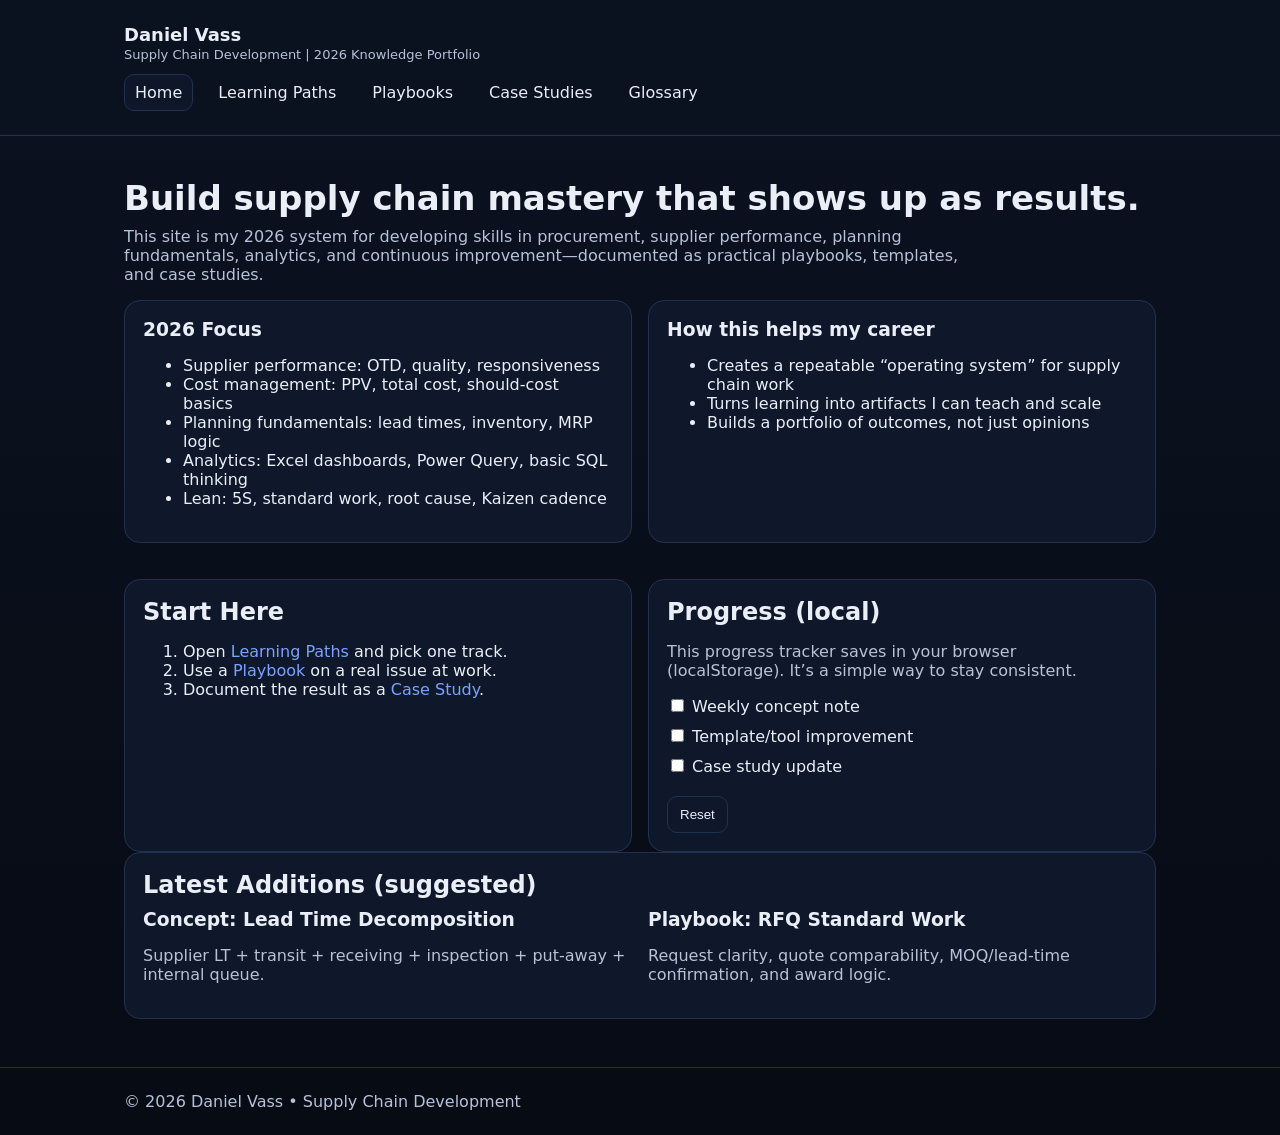
<file: index.html>
<!doctype html>
<html lang="en">
<head>
  <meta charset="utf-8" />
  <meta name="viewport" content="width=device-width,initial-scale=1" />
  <title>Daniel Vass | Supply Chain Development (2026)</title>
  <link rel="stylesheet" href="assets/style.css" />
  <meta name="description" content="Supply chain management learning paths, playbooks, templates, and case studies focused on procurement, supplier development, analytics, and continuous improvement." />
</head>
<body>
  <header class="site-header">
    <div class="container">
      <div class="brand">
        <div class="brand-title">Daniel Vass</div>
        <div class="brand-subtitle">Supply Chain Development | 2026 Knowledge Portfolio</div>
      </div>
      <nav class="nav">
        <a href="index.html" class="active">Home</a>
        <a href="learning-paths.html">Learning Paths</a>
        <a href="playbooks.html">Playbooks</a>
        <a href="case-studies.html">Case Studies</a>
        <a href="glossary.html">Glossary</a>
      </nav>
    </div>
  </header>

  <main class="container">
    <section class="hero">
      <h1>Build supply chain mastery that shows up as results.</h1>
      <p>
        This site is my 2026 system for developing skills in procurement, supplier performance, planning fundamentals,
        analytics, and continuous improvement—documented as practical playbooks, templates, and case studies.
      </p>
      <div class="hero-cards">
        <div class="card">
          <h3>2026 Focus</h3>
          <ul>
            <li>Supplier performance: OTD, quality, responsiveness</li>
            <li>Cost management: PPV, total cost, should-cost basics</li>
            <li>Planning fundamentals: lead times, inventory, MRP logic</li>
            <li>Analytics: Excel dashboards, Power Query, basic SQL thinking</li>
            <li>Lean: 5S, standard work, root cause, Kaizen cadence</li>
          </ul>
        </div>
        <div class="card">
          <h3>How this helps my career</h3>
          <ul>
            <li>Creates a repeatable “operating system” for supply chain work</li>
            <li>Turns learning into artifacts I can teach and scale</li>
            <li>Builds a portfolio of outcomes, not just opinions</li>
          </ul>
        </div>
      </div>
    </section>

    <section class="grid-2">
      <div class="card">
        <h2>Start Here</h2>
        <ol>
          <li>Open <a href="learning-paths.html">Learning Paths</a> and pick one track.</li>
          <li>Use a <a href="playbooks.html">Playbook</a> on a real issue at work.</li>
          <li>Document the result as a <a href="case-studies.html">Case Study</a>.</li>
        </ol>
      </div>

      <div class="card">
        <h2>Progress (local)</h2>
        <p class="muted">
          This progress tracker saves in your browser (localStorage). It’s a simple way to stay consistent.
        </p>
        <div class="progress">
          <div class="progress-row">
            <label><input type="checkbox" data-progress="weekly-post"> Weekly concept note</label>
          </div>
          <div class="progress-row">
            <label><input type="checkbox" data-progress="template-update"> Template/tool improvement</label>
          </div>
          <div class="progress-row">
            <label><input type="checkbox" data-progress="case-study"> Case study update</label>
          </div>
          <button class="btn" id="resetProgress">Reset</button>
        </div>
      </div>
    </section>

    <section class="card">
      <h2>Latest Additions (suggested)</h2>
      <div class="two-col">
        <div>
          <h3>Concept: Lead Time Decomposition</h3>
          <p class="muted">Supplier LT + transit + receiving + inspection + put-away + internal queue.</p>
        </div>
        <div>
          <h3>Playbook: RFQ Standard Work</h3>
          <p class="muted">Request clarity, quote comparability, MOQ/lead-time confirmation, and award logic.</p>
        </div>
      </div>
    </section>
  </main>

  <footer class="site-footer">
    <div class="container muted">
      <div>© <span id="year"></span> Daniel Vass • Supply Chain Development</div>
    </div>
  </footer>

  <script src="assets/site.js"></script>
</body>
</html>
</file>
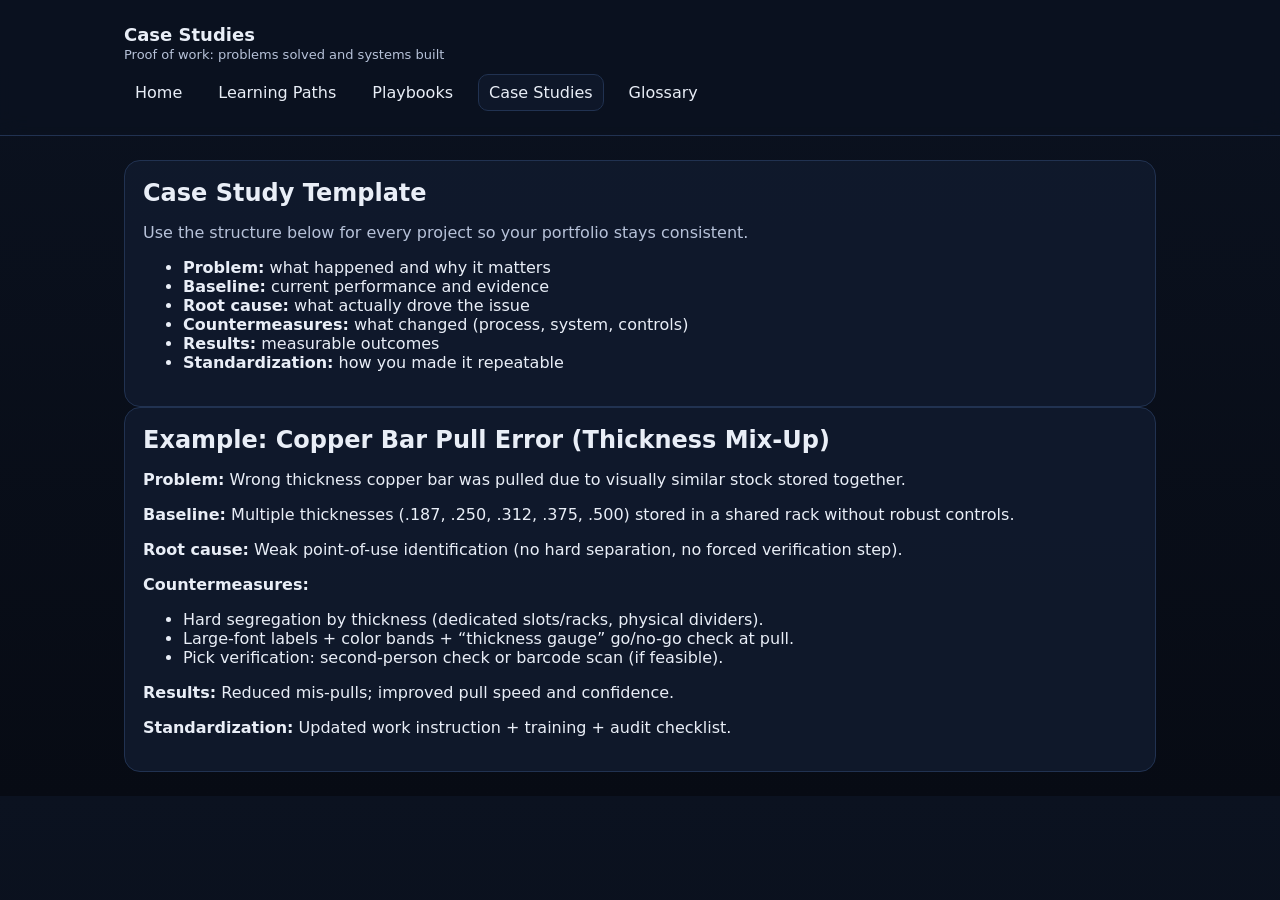
<file: case-studies.html>
<!doctype html>
<html lang="en">
<head>
  <meta charset="utf-8" />
  <meta name="viewport" content="width=device-width,initial-scale=1" />
  <title>Case Studies | Supply Chain (2026)</title>
  <link rel="stylesheet" href="assets/style.css" />
</head>
<body>
  <header class="site-header">
    <div class="container">
      <div class="brand">
        <div class="brand-title">Case Studies</div>
        <div class="brand-subtitle">Proof of work: problems solved and systems built</div>
      </div>
      <nav class="nav">
        <a href="index.html">Home</a>
        <a href="learning-paths.html">Learning Paths</a>
        <a href="playbooks.html">Playbooks</a>
        <a href="case-studies.html" class="active">Case Studies</a>
        <a href="glossary.html">Glossary</a>
      </nav>
    </div>
  </header>

  <main class="container">
    <section class="card">
      <h1>Case Study Template</h1>
      <p class="muted">Use the structure below for every project so your portfolio stays consistent.</p>
      <ul>
        <li><strong>Problem:</strong> what happened and why it matters</li>
        <li><strong>Baseline:</strong> current performance and evidence</li>
        <li><strong>Root cause:</strong> what actually drove the issue</li>
        <li><strong>Countermeasures:</strong> what changed (process, system, controls)</li>
        <li><strong>Results:</strong> measurable outcomes</li>
        <li><strong>Standardization:</strong> how you made it repeatable</li>
      </ul>
    </section>

    <section class="card">
      <h2>Example: Copper Bar Pull Error (Thickness Mix-Up)</h2>
      <p><strong>Problem:</strong> Wrong thickness copper bar was pulled due to visually similar stock stored together.</p>
      <p><strong>Baseline:</strong> Multiple thicknesses (.187, .250, .312, .375, .500) stored in a shared rack without robust controls.</p>
      <p><strong>Root cause:</strong> Weak point-of-use identification (no hard separation, no forced verification step).</p>
      <p><strong>Countermeasures:</strong></p>
      <ul>
        <li>Hard segregation by thickness (dedicated slots/racks, physical dividers).</li>
        <li>Large-font labels + color bands + “thickness gauge” go/no-go check at pull.</li>
        <li>Pick verification: second-person check or barcode scan (if feasible).</li>
      </ul>
      <p><strong>Results:</strong> Reduced mis-pulls; improved pull speed and confidence.</p>
      <p><strong>Standardization:</strong> Updated work instruction + training + audit checklist.</p>
    </section>
  </main>

  <script src="assets/site.js"></script>
</body>
</html>
</file>
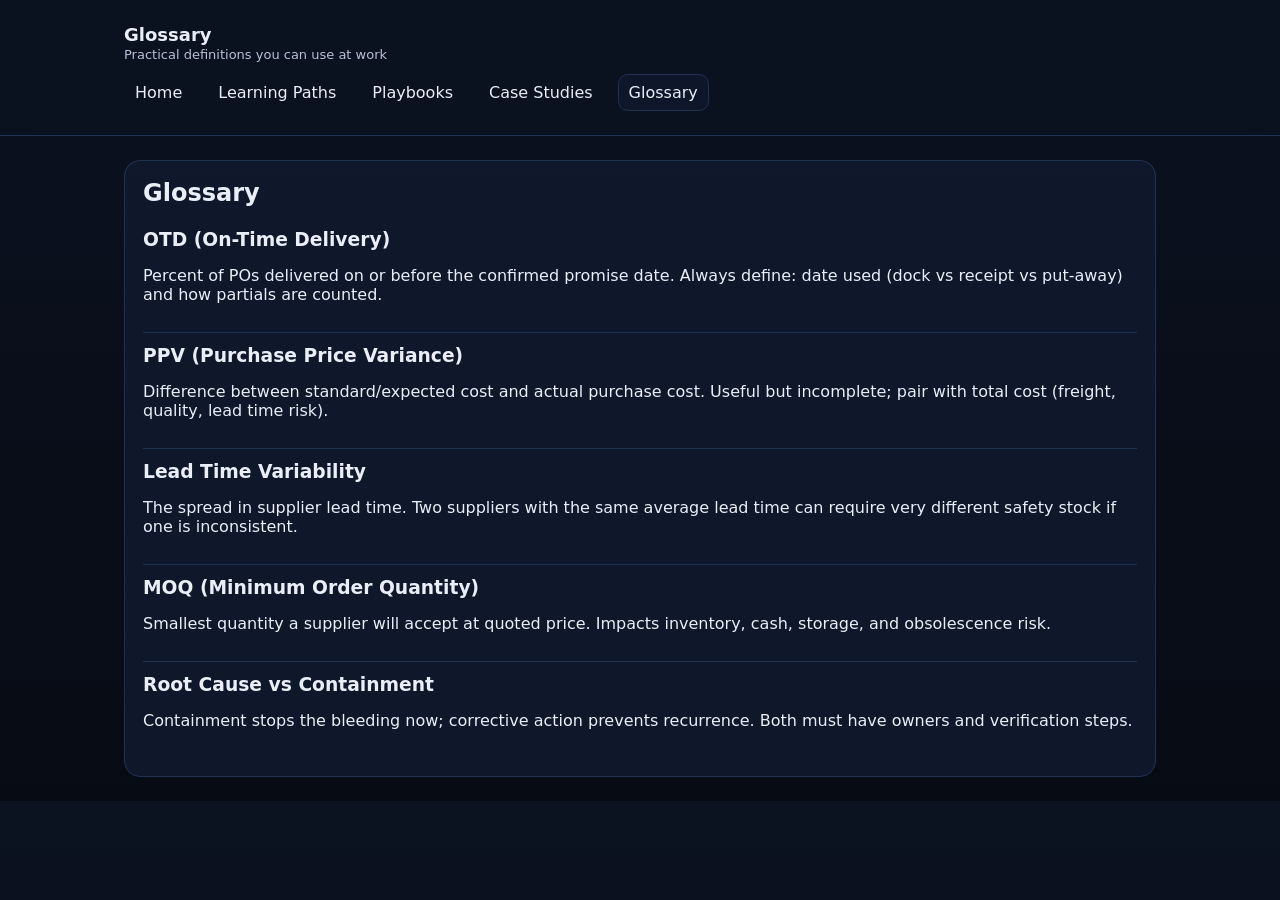
<file: Glossary.html>
<!doctype html>
<html lang="en">
<head>
  <meta charset="utf-8" />
  <meta name="viewport" content="width=device-width,initial-scale=1" />
  <title>Glossary | Supply Chain (2026)</title>
  <link rel="stylesheet" href="assets/style.css" />
</head>
<body>
  <header class="site-header">
    <div class="container">
      <div class="brand">
        <div class="brand-title">Glossary</div>
        <div class="brand-subtitle">Practical definitions you can use at work</div>
      </div>
      <nav class="nav">
        <a href="index.html">Home</a>
        <a href="learning-paths.html">Learning Paths</a>
        <a href="playbooks.html">Playbooks</a>
        <a href="case-studies.html">Case Studies</a>
        <a href="glossary.html" class="active">Glossary</a>
      </nav>
    </div>
  </header>

  <main class="container">
    <section class="card">
      <h1>Glossary</h1>
      <div class="glossary">
        <div class="term">
          <h3>OTD (On-Time Delivery)</h3>
          <p>Percent of POs delivered on or before the confirmed promise date. Always define: date used (dock vs receipt vs put-away) and how partials are counted.</p>
        </div>
        <div class="term">
          <h3>PPV (Purchase Price Variance)</h3>
          <p>Difference between standard/expected cost and actual purchase cost. Useful but incomplete; pair with total cost (freight, quality, lead time risk).</p>
        </div>
        <div class="term">
          <h3>Lead Time Variability</h3>
          <p>The spread in supplier lead time. Two suppliers with the same average lead time can require very different safety stock if one is inconsistent.</p>
        </div>
        <div class="term">
          <h3>MOQ (Minimum Order Quantity)</h3>
          <p>Smallest quantity a supplier will accept at quoted price. Impacts inventory, cash, storage, and obsolescence risk.</p>
        </div>
        <div class="term">
          <h3>Root Cause vs Containment</h3>
          <p>Containment stops the bleeding now; corrective action prevents recurrence. Both must have owners and verification steps.</p>
        </div>
      </div>
    </section>
  </main>

  <script src="assets/site.js"></script>
</body>
</html>
</file>
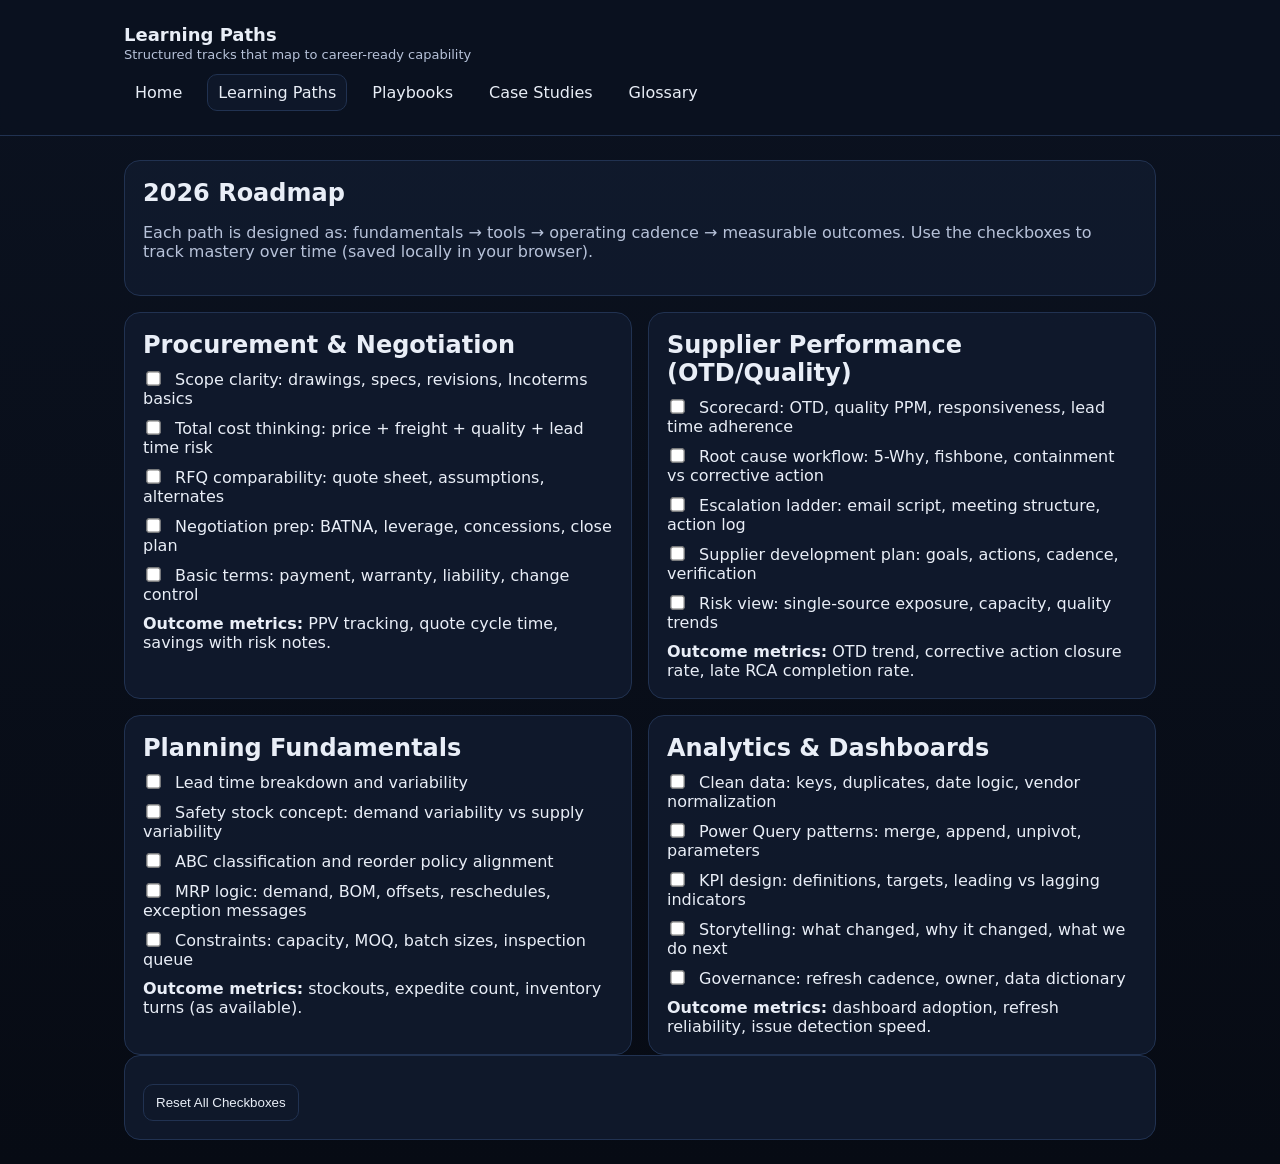
<file: learning-paths.html>
<!doctype html>
<html lang="en">
<head>
  <meta charset="utf-8" />
  <meta name="viewport" content="width=device-width,initial-scale=1" />
  <title>Learning Paths | Supply Chain (2026)</title>
  <link rel="stylesheet" href="assets/style.css" />
</head>
<body>
  <header class="site-header">
    <div class="container">
      <div class="brand">
        <div class="brand-title">Learning Paths</div>
        <div class="brand-subtitle">Structured tracks that map to career-ready capability</div>
      </div>
      <nav class="nav">
        <a href="index.html">Home</a>
        <a href="learning-paths.html" class="active">Learning Paths</a>
        <a href="playbooks.html">Playbooks</a>
        <a href="case-studies.html">Case Studies</a>
        <a href="glossary.html">Glossary</a>
      </nav>
    </div>
  </header>

  <main class="container">
    <section class="card">
      <h1>2026 Roadmap</h1>
      <p class="muted">
        Each path is designed as: fundamentals → tools → operating cadence → measurable outcomes.
        Use the checkboxes to track mastery over time (saved locally in your browser).
      </p>
    </section>

    <section class="grid-2">
      <div class="card">
        <h2>Procurement & Negotiation</h2>
        <ul class="checklist">
          <li><label><input type="checkbox" data-skill="proc_scope"> Scope clarity: drawings, specs, revisions, Incoterms basics</label></li>
          <li><label><input type="checkbox" data-skill="proc_total_cost"> Total cost thinking: price + freight + quality + lead time risk</label></li>
          <li><label><input type="checkbox" data-skill="proc_rfq"> RFQ comparability: quote sheet, assumptions, alternates</label></li>
          <li><label><input type="checkbox" data-skill="proc_negotiation"> Negotiation prep: BATNA, leverage, concessions, close plan</label></li>
          <li><label><input type="checkbox" data-skill="proc_contract"> Basic terms: payment, warranty, liability, change control</label></li>
        </ul>
        <div class="outcome">
          <strong>Outcome metrics:</strong> PPV tracking, quote cycle time, savings with risk notes.
        </div>
      </div>

      <div class="card">
        <h2>Supplier Performance (OTD/Quality)</h2>
        <ul class="checklist">
          <li><label><input type="checkbox" data-skill="sup_scorecard"> Scorecard: OTD, quality PPM, responsiveness, lead time adherence</label></li>
          <li><label><input type="checkbox" data-skill="sup_rootcause"> Root cause workflow: 5-Why, fishbone, containment vs corrective action</label></li>
          <li><label><input type="checkbox" data-skill="sup_escalation"> Escalation ladder: email script, meeting structure, action log</label></li>
          <li><label><input type="checkbox" data-skill="sup_devplan"> Supplier development plan: goals, actions, cadence, verification</label></li>
          <li><label><input type="checkbox" data-skill="sup_risk"> Risk view: single-source exposure, capacity, quality trends</label></li>
        </ul>
        <div class="outcome">
          <strong>Outcome metrics:</strong> OTD trend, corrective action closure rate, late RCA completion rate.
        </div>
      </div>

      <div class="card">
        <h2>Planning Fundamentals</h2>
        <ul class="checklist">
          <li><label><input type="checkbox" data-skill="plan_lt"> Lead time breakdown and variability</label></li>
          <li><label><input type="checkbox" data-skill="plan_safetystock"> Safety stock concept: demand variability vs supply variability</label></li>
          <li><label><input type="checkbox" data-skill="plan_abc"> ABC classification and reorder policy alignment</label></li>
          <li><label><input type="checkbox" data-skill="plan_mrp"> MRP logic: demand, BOM, offsets, reschedules, exception messages</label></li>
          <li><label><input type="checkbox" data-skill="plan_constraints"> Constraints: capacity, MOQ, batch sizes, inspection queue</label></li>
        </ul>
        <div class="outcome">
          <strong>Outcome metrics:</strong> stockouts, expedite count, inventory turns (as available).
        </div>
      </div>

      <div class="card">
        <h2>Analytics & Dashboards</h2>
        <ul class="checklist">
          <li><label><input type="checkbox" data-skill="data_clean"> Clean data: keys, duplicates, date logic, vendor normalization</label></li>
          <li><label><input type="checkbox" data-skill="data_pq"> Power Query patterns: merge, append, unpivot, parameters</label></li>
          <li><label><input type="checkbox" data-skill="data_kpi"> KPI design: definitions, targets, leading vs lagging indicators</label></li>
          <li><label><input type="checkbox" data-skill="data_story"> Storytelling: what changed, why it changed, what we do next</label></li>
          <li><label><input type="checkbox" data-skill="data_govern"> Governance: refresh cadence, owner, data dictionary</label></li>
        </ul>
        <div class="outcome">
          <strong>Outcome metrics:</strong> dashboard adoption, refresh reliability, issue detection speed.
        </div>
      </div>
    </section>

    <section class="card">
      <button class="btn" id="resetSkills">Reset All Checkboxes</button>
    </section>
  </main>

  <script src="assets/site.js"></script>
</body>
</html>
</file>
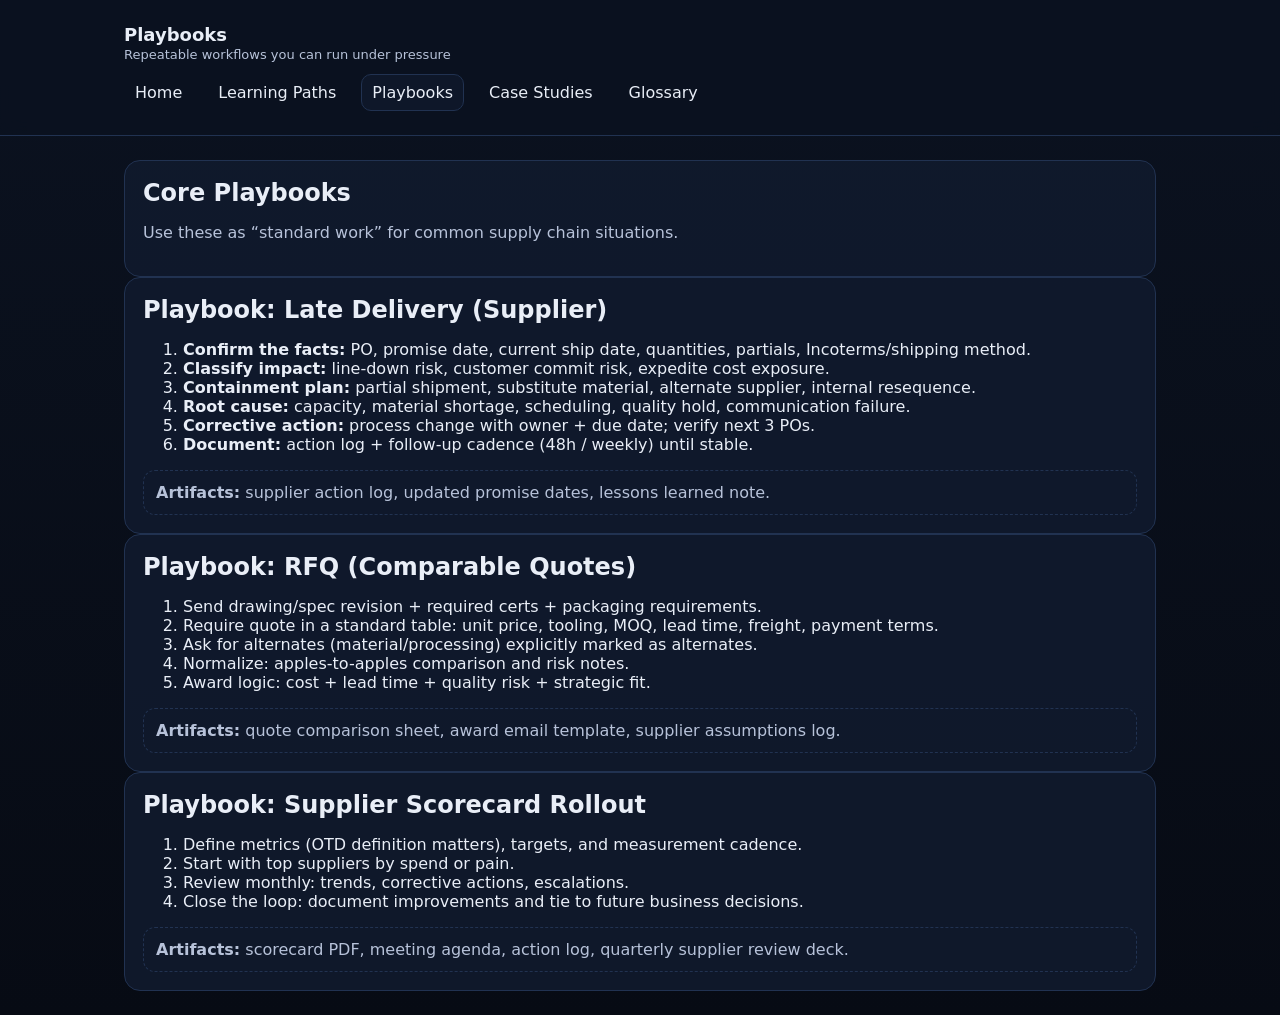
<file: playbooks.html>
<!doctype html>
<html lang="en">
<head>
  <meta charset="utf-8" />
  <meta name="viewport" content="width=device-width,initial-scale=1" />
  <title>Playbooks | Supply Chain (2026)</title>
  <link rel="stylesheet" href="assets/style.css" />
</head>
<body>
  <header class="site-header">
    <div class="container">
      <div class="brand">
        <div class="brand-title">Playbooks</div>
        <div class="brand-subtitle">Repeatable workflows you can run under pressure</div>
      </div>
      <nav class="nav">
        <a href="index.html">Home</a>
        <a href="learning-paths.html">Learning Paths</a>
        <a href="playbooks.html" class="active">Playbooks</a>
        <a href="case-studies.html">Case Studies</a>
        <a href="glossary.html">Glossary</a>
      </nav>
    </div>
  </header>

  <main class="container">
    <section class="card">
      <h1>Core Playbooks</h1>
      <p class="muted">Use these as “standard work” for common supply chain situations.</p>
    </section>

    <section class="card">
      <h2>Playbook: Late Delivery (Supplier)</h2>
      <ol>
        <li><strong>Confirm the facts:</strong> PO, promise date, current ship date, quantities, partials, Incoterms/shipping method.</li>
        <li><strong>Classify impact:</strong> line-down risk, customer commit risk, expedite cost exposure.</li>
        <li><strong>Containment plan:</strong> partial shipment, substitute material, alternate supplier, internal resequence.</li>
        <li><strong>Root cause:</strong> capacity, material shortage, scheduling, quality hold, communication failure.</li>
        <li><strong>Corrective action:</strong> process change with owner + due date; verify next 3 POs.</li>
        <li><strong>Document:</strong> action log + follow-up cadence (48h / weekly) until stable.</li>
      </ol>
      <div class="callout">
        <strong>Artifacts:</strong> supplier action log, updated promise dates, lessons learned note.
      </div>
    </section>

    <section class="card">
      <h2>Playbook: RFQ (Comparable Quotes)</h2>
      <ol>
        <li>Send drawing/spec revision + required certs + packaging requirements.</li>
        <li>Require quote in a standard table: unit price, tooling, MOQ, lead time, freight, payment terms.</li>
        <li>Ask for alternates (material/processing) explicitly marked as alternates.</li>
        <li>Normalize: apples-to-apples comparison and risk notes.</li>
        <li>Award logic: cost + lead time + quality risk + strategic fit.</li>
      </ol>
      <div class="callout">
        <strong>Artifacts:</strong> quote comparison sheet, award email template, supplier assumptions log.
      </div>
    </section>

    <section class="card">
      <h2>Playbook: Supplier Scorecard Rollout</h2>
      <ol>
        <li>Define metrics (OTD definition matters), targets, and measurement cadence.</li>
        <li>Start with top suppliers by spend or pain.</li>
        <li>Review monthly: trends, corrective actions, escalations.</li>
        <li>Close the loop: document improvements and tie to future business decisions.</li>
      </ol>
      <div class="callout">
        <strong>Artifacts:</strong> scorecard PDF, meeting agenda, action log, quarterly supplier review deck.
      </div>
    </section>
  </main>

  <script src="assets/site.js"></script>
</body>
</html>
</file>
<file: assets/style.css>
:root{
  --bg:#0b1220;
  --panel:#111b2e;
  --text:#e9eef7;
  --muted:#b7c2d9;
  --border:#213251;
  --accent:#7aa2ff;
}

*{box-sizing:border-box}
body{
  margin:0;
  font-family: system-ui, -apple-system, Segoe UI, Roboto, Arial, sans-serif;
  background:linear-gradient(180deg,var(--bg),#070b14);
  color:var(--text);
}

a{color:var(--accent);text-decoration:none}
a:hover{text-decoration:underline}

.container{max-width:1080px;margin:0 auto;padding:24px}

.site-header{
  position:sticky;top:0;z-index:10;
  background:rgba(11,18,32,.9);
  border-bottom:1px solid var(--border);
  backdrop-filter: blur(10px);
}

.brand-title{font-weight:700;font-size:18px}
.brand-subtitle{color:var(--muted);font-size:13px;margin-top:2px}

.nav{display:flex;gap:14px;flex-wrap:wrap;margin-top:12px}
.nav a{padding:8px 10px;border:1px solid transparent;border-radius:10px;color:var(--text)}
.nav a.active{border-color:var(--border);background:rgba(17,27,46,.7)}

.hero{padding:20px 0}
.hero h1{font-size:34px;line-height:1.1;margin:0 0 10px}
.hero p{color:var(--muted);max-width:850px;margin:0 0 16px}

.hero-cards{display:grid;grid-template-columns:1fr 1fr;gap:16px}
.grid-2{display:grid;grid-template-columns:1fr 1fr;gap:16px;margin-top:16px}

.card{
  background:rgba(17,27,46,.85);
  border:1px solid var(--border);
  border-radius:16px;
  padding:18px;
}

.card h2,.card h1,.card h3{margin:0 0 10px}
.muted{color:var(--muted)}
.two-col{display:grid;grid-template-columns:1fr 1fr;gap:16px}

.checklist{list-style:none;padding:0;margin:0}
.checklist li{margin:10px 0}
.checklist input{transform:scale(1.1);margin-right:10px}

.progress-row{margin:10px 0}
.btn{
  margin-top:10px;
  background:transparent;
  color:var(--text);
  border:1px solid var(--border);
  border-radius:10px;
  padding:10px 12px;
  cursor:pointer;
}
.btn:hover{border-color:var(--accent)}

.callout{
  margin-top:12px;
  padding:12px;
  border-radius:12px;
  border:1px dashed var(--border);
  color:var(--muted);
}

.glossary .term{
  padding:12px 0;
  border-bottom:1px solid var(--border);
}
.glossary .term:last-child{border-bottom:none}

.site-footer{border-top:1px solid var(--border);margin-top:24px}
@media (max-width:900px){
  .hero-cards,.grid-2,.two-col{grid-template-columns:1fr}
}
</file>
